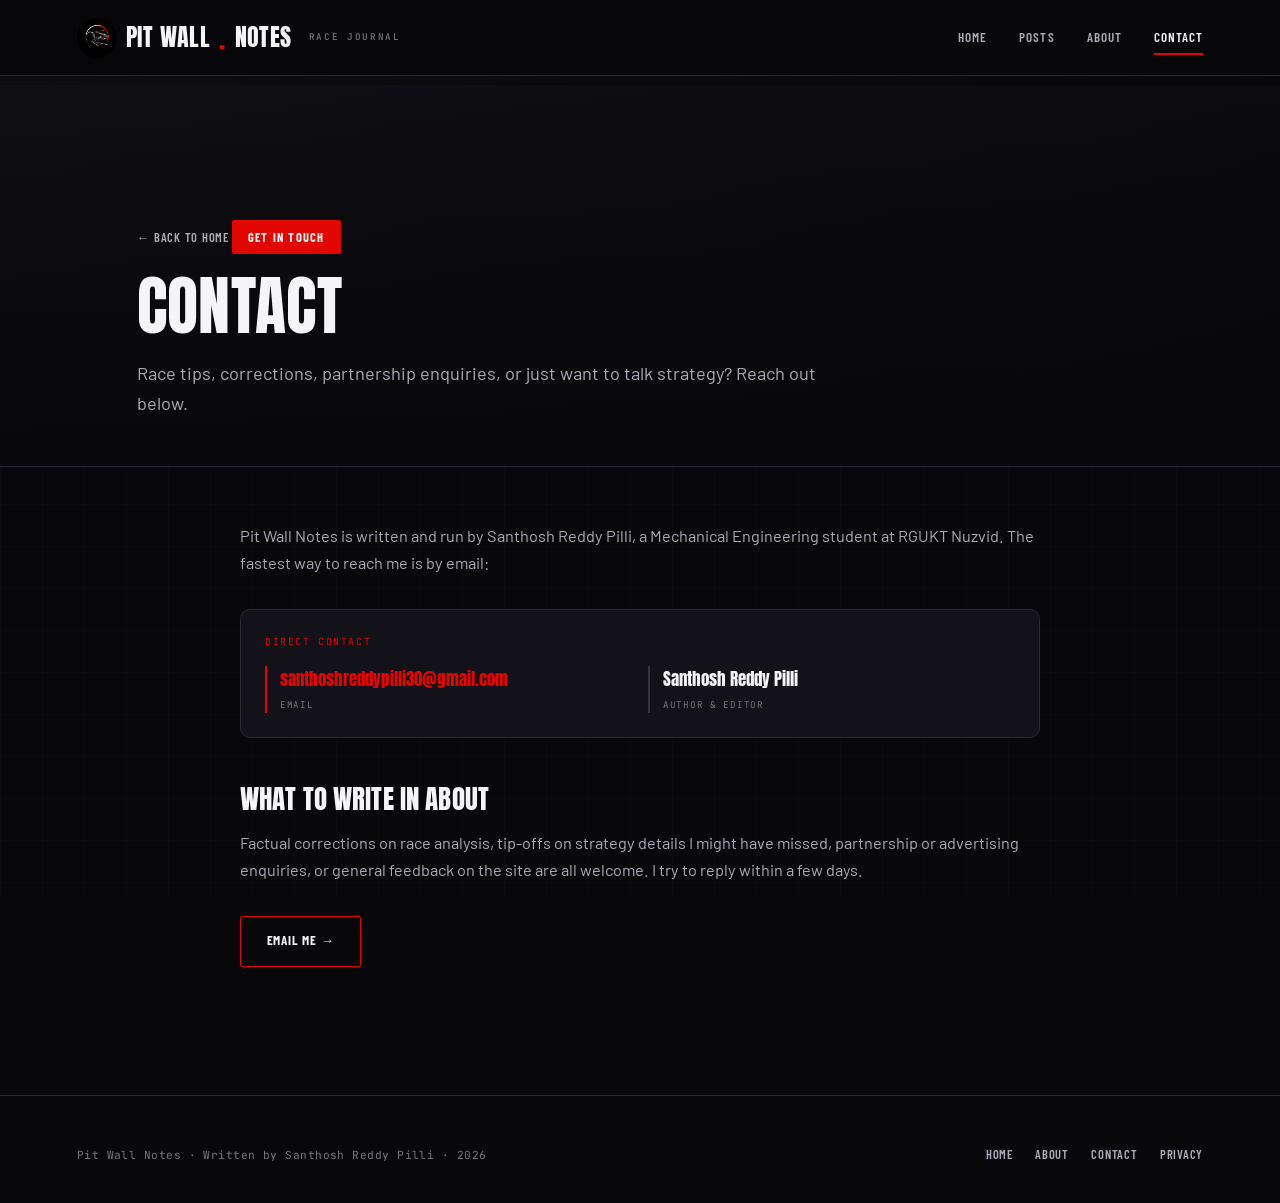
<file: contact.html>
<!DOCTYPE html>
<html lang="en">
<head>
<meta charset="UTF-8" />
<meta name="viewport" content="width=device-width, initial-scale=1.0" />
<link rel="icon" type="image/jpeg" href="WhatsApp%20Image%202026-07-06%20at%2011.42.41%20AM.jpeg" />
<title>Contact — Pit Wall Notes</title>
<meta name="description" content="Get in touch with Santhosh Reddy Pilli, writer of Pit Wall Notes, a motorsport engineering and strategy journal." />
<link rel="canonical" href="https://pitwallnotes.online/contact.html" />
<link rel="stylesheet" href="style.css" />
</head>
<body>

<nav class="site-nav">
  <a href="index.html" class="nav-brand"><img src="WhatsApp%20Image%202026-07-06%20at%2011.42.41%20AM.jpeg" alt="Pit Wall Notes logo" class="brand-logo" />Pit Wall<span class="dot">.</span>Notes<small>Race Journal</small></a>
  <div class="nav-links">
    <a href="index.html">Home</a>
    <a href="index.html#posts">Posts</a>
    <a href="index.html#about">About</a>
    <a href="contact.html" class="active">Contact</a>
  </div>
</nav>

<header class="article-hero" style="background:linear-gradient(160deg,var(--panel),var(--black)); min-height:auto; padding:9rem 0 3rem;">
  <div class="wrap">
    <a href="index.html" class="back-link">← Back to home</a>
    <span class="article-cat cat-f1">Get in touch</span>
    <h1 class="article-title">Contact</h1>
    <p class="article-sub">Race tips, corrections, partnership enquiries, or just want to talk strategy? Reach out below.</p>
  </div>
</header>

<div class="wrap" style="padding:3.5rem 0 5rem; max-width:800px;">
  <div class="prose">
    <p>Pit Wall Notes is written and run by Santhosh Reddy Pilli, a Mechanical Engineering student at RGUKT Nuzvid. The fastest way to reach me is by email:</p>

    <div class="info-card">
      <div class="info-label">Direct contact</div>
      <div class="info-grid">
        <div class="info-item hi"><div class="iv" style="font-size:1.05rem;">santhoshreddypilli30@gmail.com</div><div class="ik">Email</div></div>
        <div class="info-item"><div class="iv" style="font-size:1.05rem;">Santhosh Reddy Pilli</div><div class="ik">Author &amp; editor</div></div>
      </div>
    </div>

    <h3>What to write in about</h3>
    <p>Factual corrections on race analysis, tip-offs on strategy details I might have missed, partnership or advertising enquiries, or general feedback on the site are all welcome. I try to reply within a few days.</p>

    <div style="margin-top:2rem;">
      <a href="mailto:santhoshreddypilli30@gmail.com" class="btn">Email me →</a>
    </div>
  </div>
</div>

<footer class="site-footer">
  <div class="footer-grid">
    <div class="footer-note">Pit Wall Notes · Written by Santhosh Reddy Pilli · 2026</div>
    <div class="footer-links">
      <a href="index.html">Home</a>
      <a href="index.html#about">About</a>
      <a href="contact.html">Contact</a>
      <a href="privacy-policy.html">Privacy</a>
    </div>
  </div>
</footer>

<script src="main.js"></script>
</body>
</html>
</file>
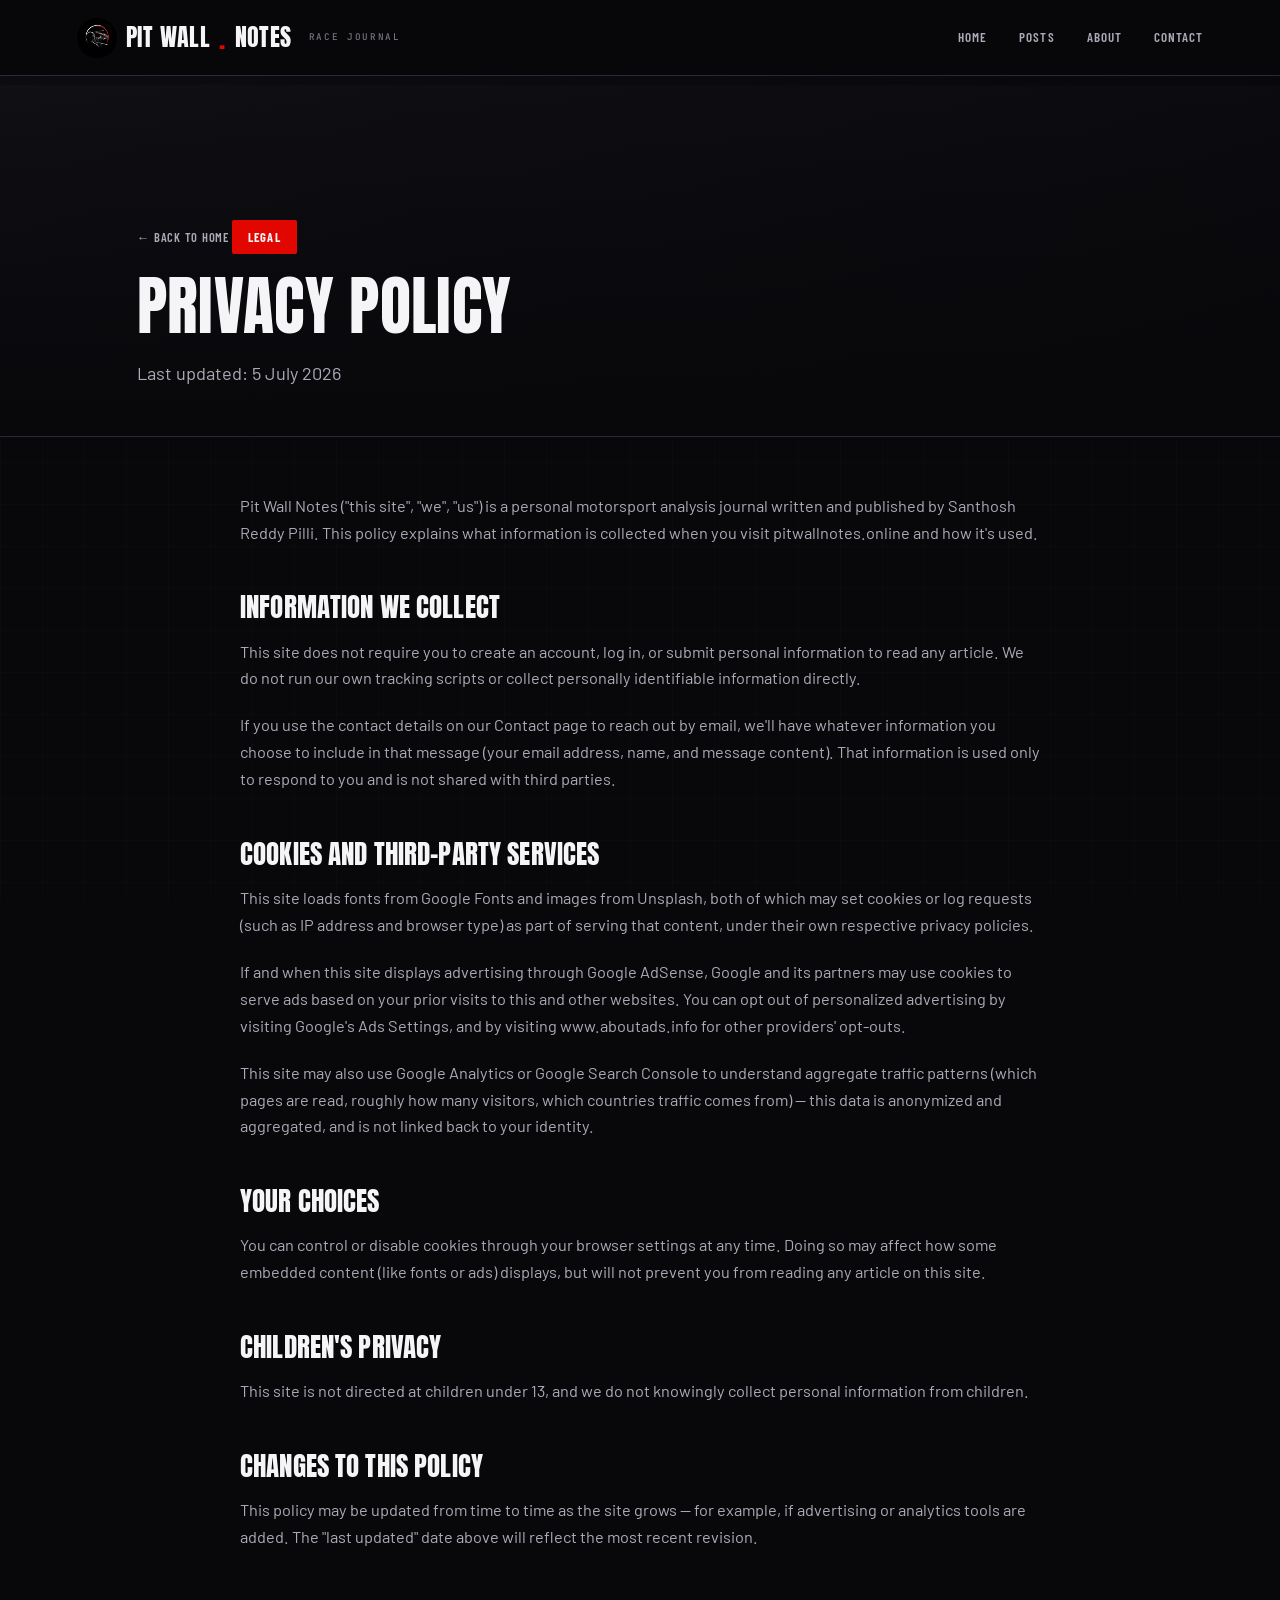
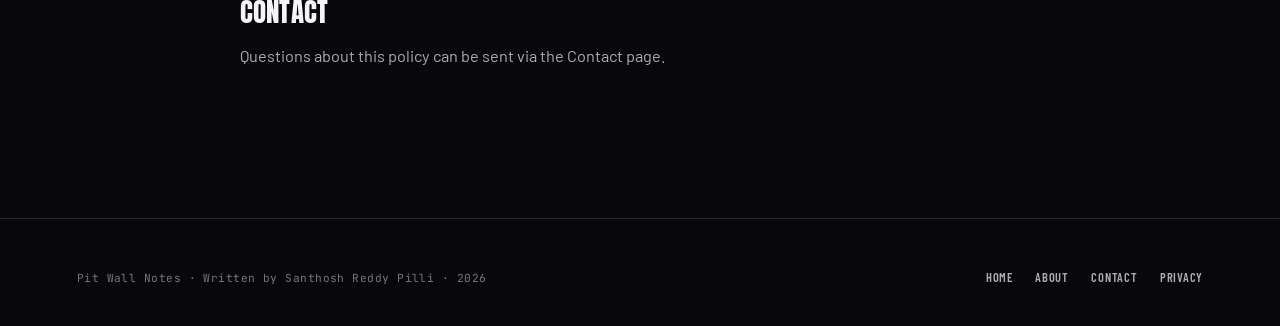
<file: privacy-policy.html>
<!DOCTYPE html>
<html lang="en">
<head>
<meta charset="UTF-8" />
<meta name="viewport" content="width=device-width, initial-scale=1.0" />
<link rel="icon" type="image/jpeg" href="WhatsApp%20Image%202026-07-06%20at%2011.42.41%20AM.jpeg" />
<title>Privacy Policy — Pit Wall Notes</title>
<meta name="description" content="Privacy policy for Pit Wall Notes, a motorsport analysis journal by Santhosh Reddy Pilli." />
<link rel="canonical" href="https://pitwallnotes.online/privacy-policy.html" />
<meta name="robots" content="noindex, follow" />
<link rel="stylesheet" href="style.css" />
</head>
<body>

<nav class="site-nav">
  <a href="index.html" class="nav-brand"><img src="WhatsApp%20Image%202026-07-06%20at%2011.42.41%20AM.jpeg" alt="Pit Wall Notes logo" class="brand-logo" />Pit Wall<span class="dot">.</span>Notes<small>Race Journal</small></a>
  <div class="nav-links">
    <a href="index.html">Home</a>
    <a href="index.html#posts">Posts</a>
    <a href="index.html#about">About</a>
    <a href="contact.html">Contact</a>
  </div>
</nav>

<header class="article-hero" style="background:linear-gradient(160deg,var(--panel),var(--black)); min-height:auto; padding:9rem 0 3rem;">
  <div class="wrap">
    <a href="index.html" class="back-link">← Back to home</a>
    <span class="article-cat cat-f1">Legal</span>
    <h1 class="article-title">Privacy Policy</h1>
    <p class="article-sub">Last updated: 5 July 2026</p>
  </div>
</header>

<div class="wrap" style="padding:3.5rem 0 5rem; max-width:800px;">
  <div class="prose">

    <p>Pit Wall Notes ("this site", "we", "us") is a personal motorsport analysis journal written and published by Santhosh Reddy Pilli. This policy explains what information is collected when you visit pitwallnotes.online and how it's used.</p>

    <h3>Information we collect</h3>
    <p>This site does not require you to create an account, log in, or submit personal information to read any article. We do not run our own tracking scripts or collect personally identifiable information directly.</p>
    <p>If you use the contact details on our <a href="contact.html">Contact page</a> to reach out by email, we'll have whatever information you choose to include in that message (your email address, name, and message content). That information is used only to respond to you and is not shared with third parties.</p>

    <h3>Cookies and third-party services</h3>
    <p>This site loads fonts from Google Fonts and images from Unsplash, both of which may set cookies or log requests (such as IP address and browser type) as part of serving that content, under their own respective privacy policies.</p>
    <p>If and when this site displays advertising through Google AdSense, Google and its partners may use cookies to serve ads based on your prior visits to this and other websites. You can opt out of personalized advertising by visiting <a href="https://www.google.com/settings/ads" target="_blank" rel="noopener">Google's Ads Settings</a>, and by visiting <a href="https://www.aboutads.info/choices/" target="_blank" rel="noopener">www.aboutads.info</a> for other providers' opt-outs.</p>
    <p>This site may also use Google Analytics or Google Search Console to understand aggregate traffic patterns (which pages are read, roughly how many visitors, which countries traffic comes from) — this data is anonymized and aggregated, and is not linked back to your identity.</p>

    <h3>Your choices</h3>
    <p>You can control or disable cookies through your browser settings at any time. Doing so may affect how some embedded content (like fonts or ads) displays, but will not prevent you from reading any article on this site.</p>

    <h3>Children's privacy</h3>
    <p>This site is not directed at children under 13, and we do not knowingly collect personal information from children.</p>

    <h3>Changes to this policy</h3>
    <p>This policy may be updated from time to time as the site grows — for example, if advertising or analytics tools are added. The "last updated" date above will reflect the most recent revision.</p>

    <h3>Contact</h3>
    <p>Questions about this policy can be sent via the <a href="contact.html">Contact page</a>.</p>

  </div>
</div>

<footer class="site-footer">
  <div class="footer-grid">
    <div class="footer-note">Pit Wall Notes · Written by Santhosh Reddy Pilli · 2026</div>
    <div class="footer-links">
      <a href="index.html">Home</a>
      <a href="index.html#about">About</a>
      <a href="contact.html">Contact</a>
      <a href="privacy-policy.html">Privacy</a>
    </div>
  </div>
</footer>

<script src="main.js"></script>
</body>
</html>
</file>
<file: style.css>
/* ===================================================================
   TRACKSIDE INK — Motorsport Journal
   Dark, cinematic, photography-led sports-media theme.
=================================================================== */

@import url('https://fonts.googleapis.com/css2?family=Anton&family=Barlow:ital,wght@0,400;0,500;0,600;0,700;0,800;1,500&family=Barlow+Condensed:wght@500;600;700&family=JetBrains+Mono:wght@400;500;600&display=swap');

:root {
  --black:    #08080B;
  --panel:    #121218;
  --panel-2:  #191922;
  --panel-3:  #1F1F2A;
  --line:     #2A2A36;
  --line-2:   #35353F;
  --white:    #F5F5F8;
  --grey:     #ABABB8;
  --muted:    #75757F;

  --red:      #E10600;
  --red-dim:  #A50600;
  --red-bg:   rgba(225, 6, 0, .14);

  --amber:    #FF7A1A;
  --amber-bg: rgba(255, 122, 26, .14);

  --blue:     #2E8FEC;
  --blue-bg:  rgba(46, 143, 236, .14);

  --gold:     #E0AC2E;

  --display: 'Anton', 'Barlow Condensed', sans-serif;
  --body:    'Barlow', -apple-system, sans-serif;
  --label:   'Barlow Condensed', sans-serif;
  --mono:    'JetBrains Mono', monospace;

  --radius: 10px;
  --shadow-soft: 0 10px 30px rgba(0,0,0,.35);
  --shadow-lift: 0 24px 50px rgba(0,0,0,.55);
  --ease: cubic-bezier(.22, .8, .32, 1);
}

* , *::before, *::after { box-sizing: border-box; margin: 0; padding: 0; }
html { scroll-behavior: smooth; }

body {
  background: var(--black);
  color: var(--white);
  font-family: var(--body);
  line-height: 1.65;
  -webkit-font-smoothing: antialiased;
  overflow-x: hidden;
}

/* subtle carbon-fibre-esque grain */
body::before {
  content: '';
  position: fixed; inset: 0; z-index: -1; pointer-events: none;
  background-image:
    linear-gradient(rgba(255,255,255,.015) 1px, transparent 1px),
    linear-gradient(90deg, rgba(255,255,255,.015) 1px, transparent 1px);
  background-size: 42px 42px;
}

a { color: inherit; text-decoration: none; }
img { display: block; max-width: 100%; }
ul { list-style: none; }

.wrap { max-width: 1160px; margin: 0 auto; padding: 0 6vw; }

/* PAGE FADE TRANSITION */
body { opacity: 0; animation: pageIn .5s var(--ease) forwards; }
@keyframes pageIn { to { opacity: 1; } }
body.is-leaving { animation: pageOut .32s var(--ease) forwards; }
@keyframes pageOut { to { opacity: 0; transform: translateY(-6px); } }

/* ============ NAV ============ */
.site-nav {
  position: sticky; top: 0; z-index: 200;
  display: flex; align-items: center; justify-content: space-between;
  padding: 1.1rem 6vw;
  background: rgba(8,8,11,.78);
  backdrop-filter: blur(14px);
  border-bottom: 1px solid var(--line);
}
.nav-brand {
  font-family: var(--display); font-weight: 400; font-size: 1.5rem;
  letter-spacing: .02em; display: flex; align-items: center; gap: .55rem;
  text-transform: uppercase;
}
.brand-logo { height: 40px; width: 40px; border-radius: 50%; object-fit: cover; flex-shrink: 0; }
.nav-brand .dot { color: var(--red); font-size: 1.7rem; line-height: 0; }
.nav-brand small {
  font-family: var(--mono); font-size: .58rem; letter-spacing: .18em;
  text-transform: uppercase; color: var(--muted); font-weight: 500;
  margin-left: .5rem; display: inline-block;
}
.nav-links { display: flex; align-items: center; gap: 2rem; }
.nav-links a {
  position: relative; font-family: var(--label); font-weight: 600; font-size: .82rem; letter-spacing: .08em;
  text-transform: uppercase; color: var(--grey); padding: .3rem 0;
}
.nav-links a::after {
  content: ''; position: absolute; left: 0; right: 100%; bottom: -2px;
  height: 2px; background: var(--red); transition: right .3s var(--ease);
}
.nav-links a:hover::after, .nav-links a.active::after { right: 0; }
.nav-links a.active, .nav-links a:hover { color: var(--white); }

/* ============ BUTTONS / LINKS ============ */
.btn {
  display: inline-flex; align-items: center; gap: .5rem;
  font-family: var(--label); font-weight: 700; font-size: .82rem; letter-spacing: .06em;
  text-transform: uppercase; padding: .85rem 1.6rem;
  border: 1.5px solid var(--red); border-radius: 2px; color: var(--white);
  position: relative; overflow: hidden; isolation: isolate;
  transition: color .35s var(--ease);
}
.btn::before {
  content: ''; position: absolute; inset: 0; z-index: -1;
  background: var(--red); transform: translateX(-101%);
  transition: transform .35s var(--ease);
}
.btn:hover::before { transform: translateX(0); }
.btn.ghost { border-color: var(--line-2); }
.btn.ghost::before { background: var(--panel-3); }

.link-underline { position: relative; display: inline-block; }
.link-underline::after {
  content: ''; position: absolute; left: 0; bottom: -1px; height: 1px;
  width: 100%; background: currentColor; transform: scaleX(0);
  transform-origin: right; transition: transform .3s var(--ease);
}
.link-underline:hover::after { transform: scaleX(1); transform-origin: left; }

/* ============ HERO (photo, homepage) ============ */
.hero {
  position: relative; min-height: 86vh; display: flex; align-items: flex-end;
  padding: 6rem 0 4.5rem; overflow: hidden;
  background-size: cover; background-position: center 38%;
  background-attachment: fixed;
}
.hero::before {
  content: ''; position: absolute; inset: 0;
  background:
    linear-gradient(180deg, rgba(8,8,11,.35) 0%, rgba(8,8,11,.55) 55%, rgba(8,8,11,.96) 100%),
    linear-gradient(90deg, rgba(8,8,11,.85) 0%, rgba(8,8,11,.15) 55%, rgba(8,8,11,.55) 100%);
}
.hero .wrap { position: relative; z-index: 2; width: 100%; }
.hero-kicker {
  font-family: var(--mono); font-size: .72rem; letter-spacing: .24em;
  text-transform: uppercase; color: var(--red);
  display: flex; align-items: center; gap: .8rem; margin-bottom: 1.4rem;
  opacity: 0; animation: riseIn .7s var(--ease) .1s forwards;
}
.hero-kicker::before { content: ''; width: 32px; height: 2px; background: var(--red); }
.hero h1 {
  font-family: var(--display); font-weight: 400; text-transform: uppercase;
  font-size: clamp(2.6rem, 7vw, 5.6rem);
  line-height: .98; max-width: 900px; letter-spacing: .005em;
}
.hero h1 .line { display: block; overflow: hidden; }
.hero h1 .line span { display: inline-block; animation: lineRise .8s var(--ease) forwards; }
.hero h1 .line:nth-child(1) span { animation-delay: .18s; }
.hero h1 .line:nth-child(2) span { animation-delay: .30s; }
.hero h1 em { font-style: normal; color: var(--red); }
@keyframes riseIn { from { opacity: 0; transform: translateY(30px); } to { opacity: 1; transform: translateY(0); } }
@keyframes lineRise { from { transform: translateY(110%); } to { transform: translateY(0); } }
.hero p.lede {
  margin-top: 1.5rem; max-width: 580px; font-size: 1.14rem; color: var(--grey);
  opacity: 0; animation: riseIn .8s var(--ease) .5s forwards;
}
.hero .hero-actions {
  margin-top: 2.2rem; display: flex; gap: 1rem; flex-wrap: wrap;
  opacity: 0; animation: riseIn .8s var(--ease) .65s forwards;
}
@media (max-width: 700px) { .hero { background-attachment: scroll; min-height: 70vh; } }

/* ============ SECTION HEADS ============ */
.section-head {
  display: flex; align-items: flex-end; justify-content: space-between;
  margin-bottom: 2.2rem; flex-wrap: wrap; gap: 1rem;
  border-bottom: 2px solid var(--line); padding-bottom: 1.2rem;
}
.section-head h2 {
  font-family: var(--display); font-weight: 400; text-transform: uppercase;
  font-size: clamp(1.8rem, 3.4vw, 2.5rem); letter-spacing: .01em;
}
.section-head .section-note {
  font-family: var(--mono); font-size: .7rem; letter-spacing: .12em;
  text-transform: uppercase; color: var(--muted);
}

/* ============ FILTER CHIPS ============ */
.filter-bar { display: flex; gap: .6rem; flex-wrap: wrap; margin-bottom: 2.6rem; }
.filter-chip {
  font-family: var(--label); font-weight: 600; font-size: .78rem; letter-spacing: .06em;
  text-transform: uppercase; padding: .55rem 1.2rem;
  border: 1px solid var(--line-2); border-radius: 2px;
  color: var(--grey); background: var(--panel);
  cursor: pointer; transition: all .25s var(--ease);
}
.filter-chip:hover { border-color: var(--red); color: var(--white); }
.filter-chip.active { background: var(--red); border-color: var(--red); color: var(--white); }

/* ============ POST GRID / CARDS ============ */
.post-grid { display: grid; grid-template-columns: repeat(auto-fill, minmax(320px, 1fr)); gap: 1.8rem; padding: 1rem 0 5rem; }
.post-card {
  background: var(--panel); border: 1px solid var(--line); border-radius: var(--radius);
  overflow: hidden; display: flex; flex-direction: column;
  transition: transform .45s var(--ease), box-shadow .45s var(--ease), border-color .45s var(--ease);
  opacity: 0; transform: translateY(28px);
}
.post-card.is-visible { animation: cardIn .7s var(--ease) forwards; }
@keyframes cardIn { to { opacity: 1; transform: translateY(0); } }
.post-card:hover { transform: translateY(-6px); box-shadow: var(--shadow-lift); border-color: var(--line-2); }

.card-thumb {
  position: relative; height: 200px; display: block; overflow: hidden;
  background-size: cover; background-position: center;
}
.card-thumb::before {
  content: ''; position: absolute; inset: 0;
  background: linear-gradient(180deg, rgba(8,8,11,.05) 0%, rgba(8,8,11,.35) 60%, rgba(8,8,11,.92) 100%);
  transition: background .4s var(--ease);
}
.card-thumb img.thumb-img {
  position: absolute; inset: 0; width: 100%; height: 100%; object-fit: cover;
  transform: scale(1.04); transition: transform .6s var(--ease);
}
.post-card:hover .card-thumb img.thumb-img { transform: scale(1.14); }
.card-thumb .thumb-tag {
  position: absolute; top: .9rem; left: .9rem; z-index: 2;
  font-family: var(--label); font-weight: 700; font-size: .68rem; letter-spacing: .1em;
  text-transform: uppercase; color: var(--white);
  padding: .3rem .7rem; border-radius: 2px;
}
.thumb-tag.cat-f1     { background: var(--red); }
.thumb-tag.cat-motogp { background: var(--amber); }
.thumb-tag.cat-end    { background: var(--blue); }
.card-thumb .thumb-title {
  position: absolute; left: 1rem; right: 1rem; bottom: .9rem; z-index: 2;
  font-family: var(--display); font-weight: 400; text-transform: uppercase;
  font-size: 1.35rem; line-height: 1.05; color: var(--white);
}

.card-body { padding: 1.2rem 1.3rem 1.5rem; display: flex; flex-direction: column; gap: .6rem; flex: 1; }
.card-meta {
  font-family: var(--mono); font-size: .65rem; letter-spacing: .1em; text-transform: uppercase;
  color: var(--muted); display: flex; gap: .6rem; align-items: center;
}
.card-meta .dot-sep { width: 3px; height: 3px; border-radius: 50%; background: var(--muted); }
.card-excerpt { color: var(--grey); font-size: .92rem; flex: 1; }
.card-foot {
  display: flex; align-items: center; justify-content: space-between;
  margin-top: .4rem; padding-top: .9rem; border-top: 1px solid var(--line);
}
.read-more {
  font-family: var(--label); font-weight: 700; font-size: .78rem; letter-spacing: .06em;
  text-transform: uppercase; color: var(--red); display: flex; align-items: center; gap: .4rem;
}
.read-more .arrow { transition: transform .35s var(--ease); }
.post-card:hover .read-more .arrow { transform: translateX(5px); }
.card-tags { display: flex; gap: .4rem; }
.tag-pill {
  font-family: var(--mono); font-size: .58rem; letter-spacing: .06em;
  text-transform: uppercase; padding: .22rem .55rem; border-radius: 2px;
  border: 1px solid var(--line-2); color: var(--muted);
}

/* ============ SCROLL REVEAL (generic) ============ */
.reveal { opacity: 0; transform: translateY(26px); transition: opacity .8s var(--ease), transform .8s var(--ease); }
.reveal.is-visible { opacity: 1; transform: translateY(0); }
.reveal-delay-1.is-visible { transition-delay: .08s; }
.reveal-delay-2.is-visible { transition-delay: .16s; }
.reveal-delay-3.is-visible { transition-delay: .24s; }

/* ============ FOOTER ============ */
.site-footer { border-top: 1px solid var(--line); padding: 3rem 6vw 2.4rem; margin-top: 3rem; }
.footer-grid { display: flex; justify-content: space-between; align-items: flex-end; flex-wrap: wrap; gap: 1.5rem; }
.footer-note { font-family: var(--mono); font-size: .7rem; color: var(--muted); letter-spacing: .04em; }
.footer-links { display: flex; gap: 1.4rem; }
.footer-links a { font-family: var(--label); font-weight: 600; font-size: .78rem; letter-spacing: .06em; text-transform: uppercase; color: var(--grey); }

/* =================================================================
   ARTICLE PAGE
================================================================= */
.article-hero {
  position: relative; padding: 9rem 0 3.5rem; overflow: hidden;
  background-size: cover; background-position: center;
  border-bottom: 1px solid var(--line);
}
.article-hero::before {
  content: ''; position: absolute; inset: 0;
  background:
    linear-gradient(180deg, rgba(8,8,11,.25) 0%, rgba(8,8,11,.55) 45%, rgba(8,8,11,.98) 100%);
}
.article-hero .wrap { position: relative; z-index: 2; }

.back-link {
  display: inline-flex; align-items: center; gap: .5rem;
  font-family: var(--label); font-weight: 600; font-size: .78rem; letter-spacing: .06em;
  text-transform: uppercase; color: var(--grey);
  margin-bottom: 1.6rem; transition: gap .3s var(--ease), color .3s var(--ease);
}
.back-link:hover { gap: .8rem; color: var(--white); }
.article-cat {
  display: inline-flex; align-items: center; gap: .5rem;
  font-family: var(--label); font-weight: 700; font-size: .78rem; letter-spacing: .1em;
  text-transform: uppercase; padding: .4rem 1rem; border-radius: 2px; margin-bottom: 1.3rem;
  color: var(--white);
}
.article-cat.cat-f1     { background: var(--red); }
.article-cat.cat-motogp { background: var(--amber); }
.article-cat.cat-end    { background: var(--blue); }

.article-title {
  font-family: var(--display); font-weight: 400; text-transform: uppercase;
  font-size: clamp(2.2rem, 5.6vw, 4rem); line-height: 1; max-width: 920px; letter-spacing: .005em;
}
.article-sub { margin-top: 1.2rem; font-size: 1.14rem; color: var(--grey); max-width: 700px; }
.article-byline { display: flex; align-items: center; gap: 1rem; margin-top: 2rem; }
.byline-avatar {
  width: 44px; height: 44px; border-radius: 50%; background: var(--red); color: var(--white);
  display: flex; align-items: center; justify-content: center;
  font-family: var(--display); font-weight: 400; font-size: .95rem; flex-shrink: 0;
}
.byline-name { font-weight: 700; }
.byline-date { font-family: var(--mono); font-size: .72rem; color: var(--muted); letter-spacing: .04em; }

.stat-strip {
  display: grid; grid-template-columns: repeat(auto-fit, minmax(130px, 1fr));
  background: var(--panel); border: 1px solid var(--line); border-radius: var(--radius);
  margin: 2.4rem 0 0; overflow: hidden;
}
.stat-strip .stat { padding: 1.3rem 1rem; border-right: 1px solid var(--line); text-align: center; }
.stat-strip .stat:last-child { border-right: none; }
.stat .val { font-family: var(--display); font-weight: 400; font-size: 1.7rem; color: var(--white); }
.stat .val.accent { color: var(--red); }
.stat .lbl { font-family: var(--mono); font-size: .6rem; letter-spacing: .1em; text-transform: uppercase; color: var(--muted); margin-top: .3rem; }

.article-body-wrap { display: grid; grid-template-columns: 1fr 300px; gap: 4rem; padding: 3.5rem 0 5rem; align-items: start; }
.article-main { min-width: 0; }
.article-aside { position: sticky; top: 6rem; display: flex; flex-direction: column; gap: 1.2rem; }

.prose h3 {
  font-family: var(--display); font-weight: 400; text-transform: uppercase;
  font-size: 1.7rem; margin: 2.8rem 0 1rem; line-height: 1.15; letter-spacing: .005em;
}
.prose p { margin-bottom: 1.25rem; color: var(--grey); font-size: 1.02rem; }
.prose p strong { color: var(--white); }

.pull-quote { border-left: 3px solid var(--red); padding: .3rem 0 .3rem 1.6rem; margin: 2.2rem 0; }
.pull-quote p {
  font-family: var(--body); font-style: italic; font-weight: 500;
  font-size: 1.25rem; color: var(--white); line-height: 1.5; margin-bottom: .6rem;
}
.pull-quote cite { font-family: var(--mono); font-size: .65rem; letter-spacing: .1em; text-transform: uppercase; color: var(--muted); font-style: normal; }

.article-photo { margin: 2.2rem 0; border-radius: var(--radius); overflow: hidden; border: 1px solid var(--line); }
.article-photo img { width: 100%; height: 320px; object-fit: cover; }
.article-photo-caption {
  font-family: var(--mono); font-size: .62rem; letter-spacing: .08em; color: var(--muted);
  padding: .7rem .9rem; background: var(--panel); border-top: 1px solid var(--line);
}

.info-card { background: var(--panel); border: 1px solid var(--line); border-radius: var(--radius); padding: 1.5rem; margin: 2rem 0; }
.info-card .info-label { font-family: var(--mono); font-size: .62rem; letter-spacing: .16em; text-transform: uppercase; color: var(--red); margin-bottom: 1rem; }
.info-grid { display: grid; grid-template-columns: repeat(auto-fit, minmax(130px,1fr)); gap: 1rem; }
.info-item { border-left: 2px solid var(--line-2); padding-left: .8rem; }
.info-item.hi { border-left-color: var(--red); }
.info-item .iv { font-family: var(--display); font-weight: 400; font-size: 1.3rem; color: var(--white); }
.info-item.hi .iv { color: var(--red); }
.info-item .ik { font-family: var(--mono); font-size: .58rem; letter-spacing: .08em; text-transform: uppercase; color: var(--muted); margin-top: .25rem; }

.timeline { position: relative; padding-left: 2rem; margin: 1.5rem 0; }
.timeline::before { content: ''; position: absolute; left: .4rem; top: .4rem; bottom: 0; width: 1px; background: linear-gradient(to bottom, var(--red), var(--line)); }
.tl-item { position: relative; margin-bottom: 1.8rem; }
.tl-dot { position: absolute; left: -1.65rem; top: .3rem; width: 10px; height: 10px; border-radius: 50%; background: var(--panel); border: 1.5px solid var(--line-2); }
.tl-dot.hi { background: var(--red); border-color: var(--red); }
.tl-when { font-family: var(--mono); font-size: .64rem; letter-spacing: .1em; text-transform: uppercase; color: var(--red); margin-bottom: .25rem; }
.tl-title { font-family: var(--display); font-weight: 400; text-transform: uppercase; font-size: 1.15rem; margin-bottom: .3rem; letter-spacing: .005em; }
.tl-desc { font-size: .92rem; color: var(--grey); }

.podium-row { display: flex; align-items: flex-end; justify-content: center; gap: 1rem; margin: 2rem 0; }
.podium-col { display: flex; flex-direction: column; align-items: center; flex: 1; max-width: 210px; }
.podium-card { background: var(--panel); border: 1px solid var(--line); border-radius: 8px; padding: 1.1rem; text-align: center; width: 100%; margin-bottom: .5rem; }
.podium-card.winner { border-color: var(--gold); }
.podium-pos { font-size: 1.5rem; margin-bottom: .3rem; }
.podium-entry { font-family: var(--mono); font-size: .62rem; color: var(--muted); margin-bottom: .2rem; }
.podium-team { font-family: var(--display); font-weight: 400; text-transform: uppercase; font-size: 1.05rem; color: var(--white); }
.podium-gap { font-family: var(--mono); font-size: .68rem; color: var(--muted); margin: .3rem 0 .6rem; }
.podium-step { width: 100%; border-radius: 3px 3px 0 0; }
.step-1 { background: var(--gold); height: 66px; }
.step-2 { background: var(--panel-3); border: 1px solid var(--line-2); height: 48px; }
.step-3 { background: var(--panel-3); border: 1px solid var(--line-2); height: 34px; }
.driver-chips { display: flex; flex-wrap: wrap; gap: .3rem; justify-content: center; }
.d-chip { font-size: .66rem; padding: .18rem .55rem; border: 1px solid var(--line-2); border-radius: 2px; color: var(--grey); }

.results-table { width: 100%; border-collapse: collapse; font-size: .88rem; margin: 1.5rem 0 2rem; }
.results-table th {
  font-family: var(--mono); font-size: .6rem; letter-spacing: .1em; text-transform: uppercase;
  color: var(--muted); text-align: left; padding: .55rem .7rem; border-bottom: 1.5px solid var(--red);
}
.results-table td { padding: .55rem .7rem; border-bottom: 1px solid var(--line); color: var(--grey); }
.results-table tr:hover td { background: var(--panel); }
.pos-badge { font-family: var(--mono); font-weight: 600; color: var(--muted); }
.pos-badge.dnf { color: var(--red); }

.crew-grid { display: grid; grid-template-columns: repeat(3, 1fr); gap: 1rem; margin-bottom: 1.6rem; }
.crew-card { background: var(--panel); border: 1px solid var(--line); border-radius: 8px; padding: 1.1rem; }
.crew-num { font-family: var(--display); font-weight: 400; font-size: 1.9rem; color: var(--red); }
.crew-role { font-family: var(--mono); font-size: .58rem; letter-spacing: .1em; text-transform: uppercase; color: var(--muted); margin: .4rem 0; }
.crew-name { font-weight: 700; color: var(--white); }
.crew-nat { font-size: .82rem; color: var(--muted); margin-bottom: .5rem; }
.crew-badge {
  display: inline-block; font-family: var(--mono); font-size: .58rem; letter-spacing: .06em;
  text-transform: uppercase; padding: .2rem .55rem; border-radius: 2px;
  background: var(--blue-bg); color: var(--blue);
}

.tag-chip {
  display: inline-block; font-family: var(--label); font-weight: 700; font-size: .72rem; letter-spacing: .08em;
  text-transform: uppercase; padding: .35rem .9rem; border: 1px solid var(--red);
  color: var(--white); background: var(--red-bg); border-radius: 2px; margin-bottom: 1.6rem;
}

.aside-card { background: var(--panel); border: 1px solid var(--line); border-radius: var(--radius); padding: 1.3rem; }
.aside-title { font-family: var(--mono); font-size: .64rem; letter-spacing: .12em; text-transform: uppercase; color: var(--red); margin-bottom: 1rem; }
.aside-stat { display: flex; justify-content: space-between; padding: .45rem 0; border-bottom: 1px solid var(--line); font-size: .84rem; }
.aside-stat:last-child { border-bottom: none; }
.aside-stat .k { color: var(--muted); }
.aside-stat .v { color: var(--white); font-weight: 600; }

.article-tags { display: flex; gap: .5rem; flex-wrap: wrap; margin-top: 1.5rem; }

.article-footer-note { border-top: 1px solid var(--line); padding: 2.4rem 0; text-align: center; font-size: .82rem; color: var(--muted); }
.article-footer-note span { color: var(--red); font-weight: 700; }

.related-wrap { padding: 1rem 0 4rem; }

/* checkered-flag style divider, used sparingly for a racing accent */
.kerb-divider {
  height: 8px; width: 100%;
  background: repeating-linear-gradient(90deg, var(--white) 0 18px, var(--black) 18px 36px);
  opacity: .08;
}

@media (max-width: 900px) {
  .article-body-wrap { grid-template-columns: 1fr; gap: 2rem; }
  .article-aside { position: static; }
  .crew-grid { grid-template-columns: 1fr 1fr; }
}
@media (max-width: 640px) {
  .site-nav { padding: 1rem 5vw; }
  .nav-links { gap: 1.1rem; }
  .nav-links a span.full { display: none; }
  .crew-grid { grid-template-columns: 1fr; }
  .stat-strip { grid-template-columns: repeat(2, 1fr); }
  .stat-strip .stat:nth-child(2n) { border-right: none; }
  .podium-row { gap: .5rem; }
}

a, button, .filter-chip { -webkit-tap-highlight-color: transparent; }
</file>
